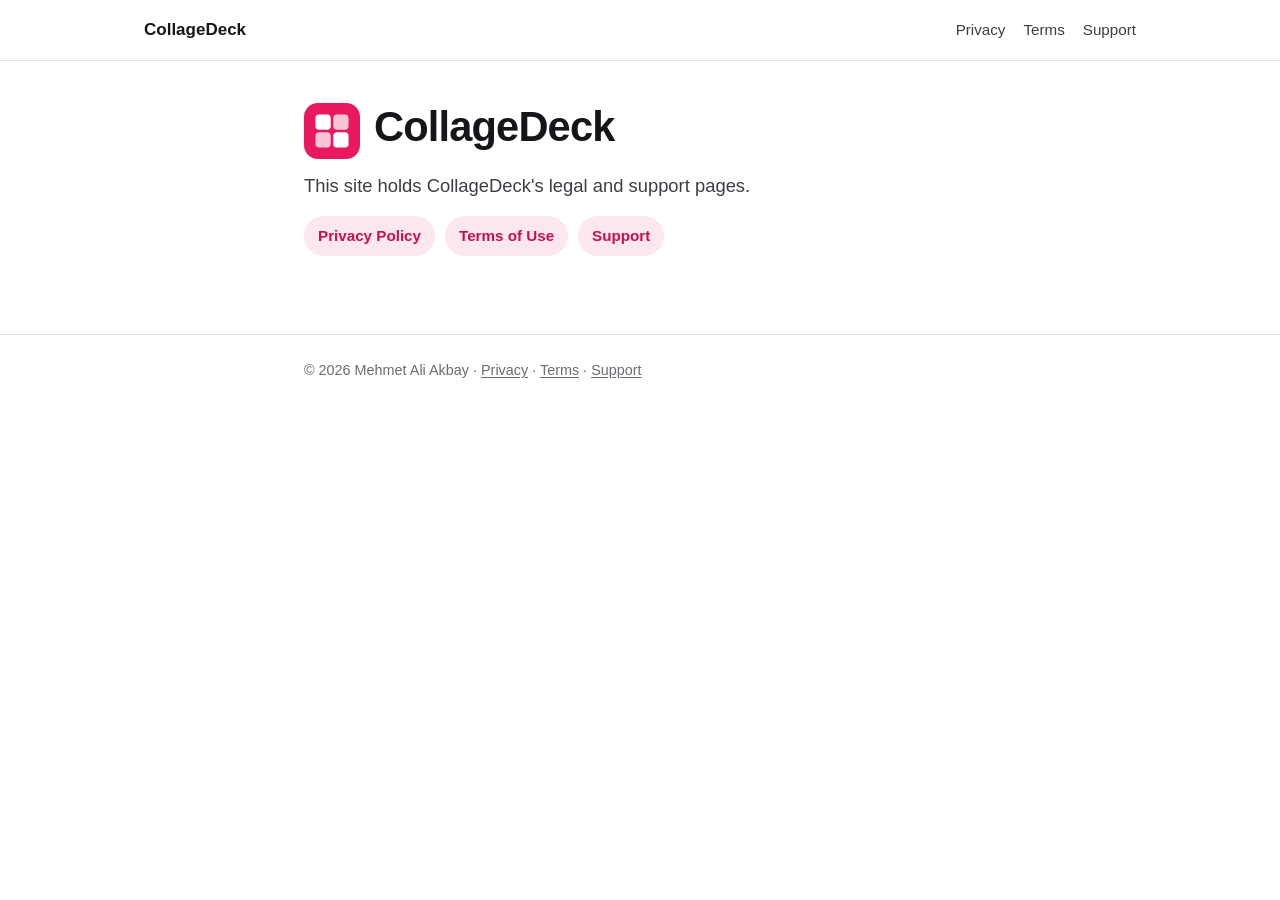
<file: index.html>
<!doctype html>
<html lang="en">
<head>
  <meta charset="utf-8">
  <meta name="viewport" content="width=device-width, initial-scale=1">
  <title>CollageDeck</title>
  <meta name="description" content="CollageDeck's Privacy Policy, Terms of Use and Support.">
  <link rel="stylesheet" href="/assets/site.css">
</head>
<body>
  <header class="site-header">
    <div class="wrap wide">
      <a class="brand" href="/" aria-current="page">CollageDeck</a>
      <nav aria-label="CollageDeck">
        <a href="/privacy/">Privacy</a>
        <a href="/terms/">Terms</a>
        <a href="/support/">Support</a>
      </nav>
    </div>
  </header>
  <main>
    <div class="wrap">
      <div class="app-title">
        <svg width="56" height="56" viewBox="0 0 44 44" aria-hidden="true"><rect width="44" height="44" rx="11" fill="#E8195D"/><rect x="9" y="9" width="12" height="12" rx="3" fill="#fff"/><rect x="23" y="9" width="12" height="12" rx="3" fill="#fff" opacity=".75"/><rect x="9" y="23" width="12" height="12" rx="3" fill="#fff" opacity=".75"/><rect x="23" y="23" width="12" height="12" rx="3" fill="#fff"/></svg>
        <h1>CollageDeck</h1>
      </div>
      <p class="lede">This site holds CollageDeck's legal and support pages.</p>
      <ul class="links">
        <li><a href="/privacy/">Privacy Policy</a></li>
        <li><a href="/terms/">Terms of Use</a></li>
        <li><a href="/support/">Support</a></li>
      </ul>
    </div>
  </main>
  <footer class="site-footer">
    <div class="wrap">
      <p>© 2026 Mehmet Ali Akbay · <a href="/privacy/">Privacy</a> · <a href="/terms/">Terms</a> · <a href="/support/">Support</a></p>
    </div>
  </footer>
</body>
</html>
</file>
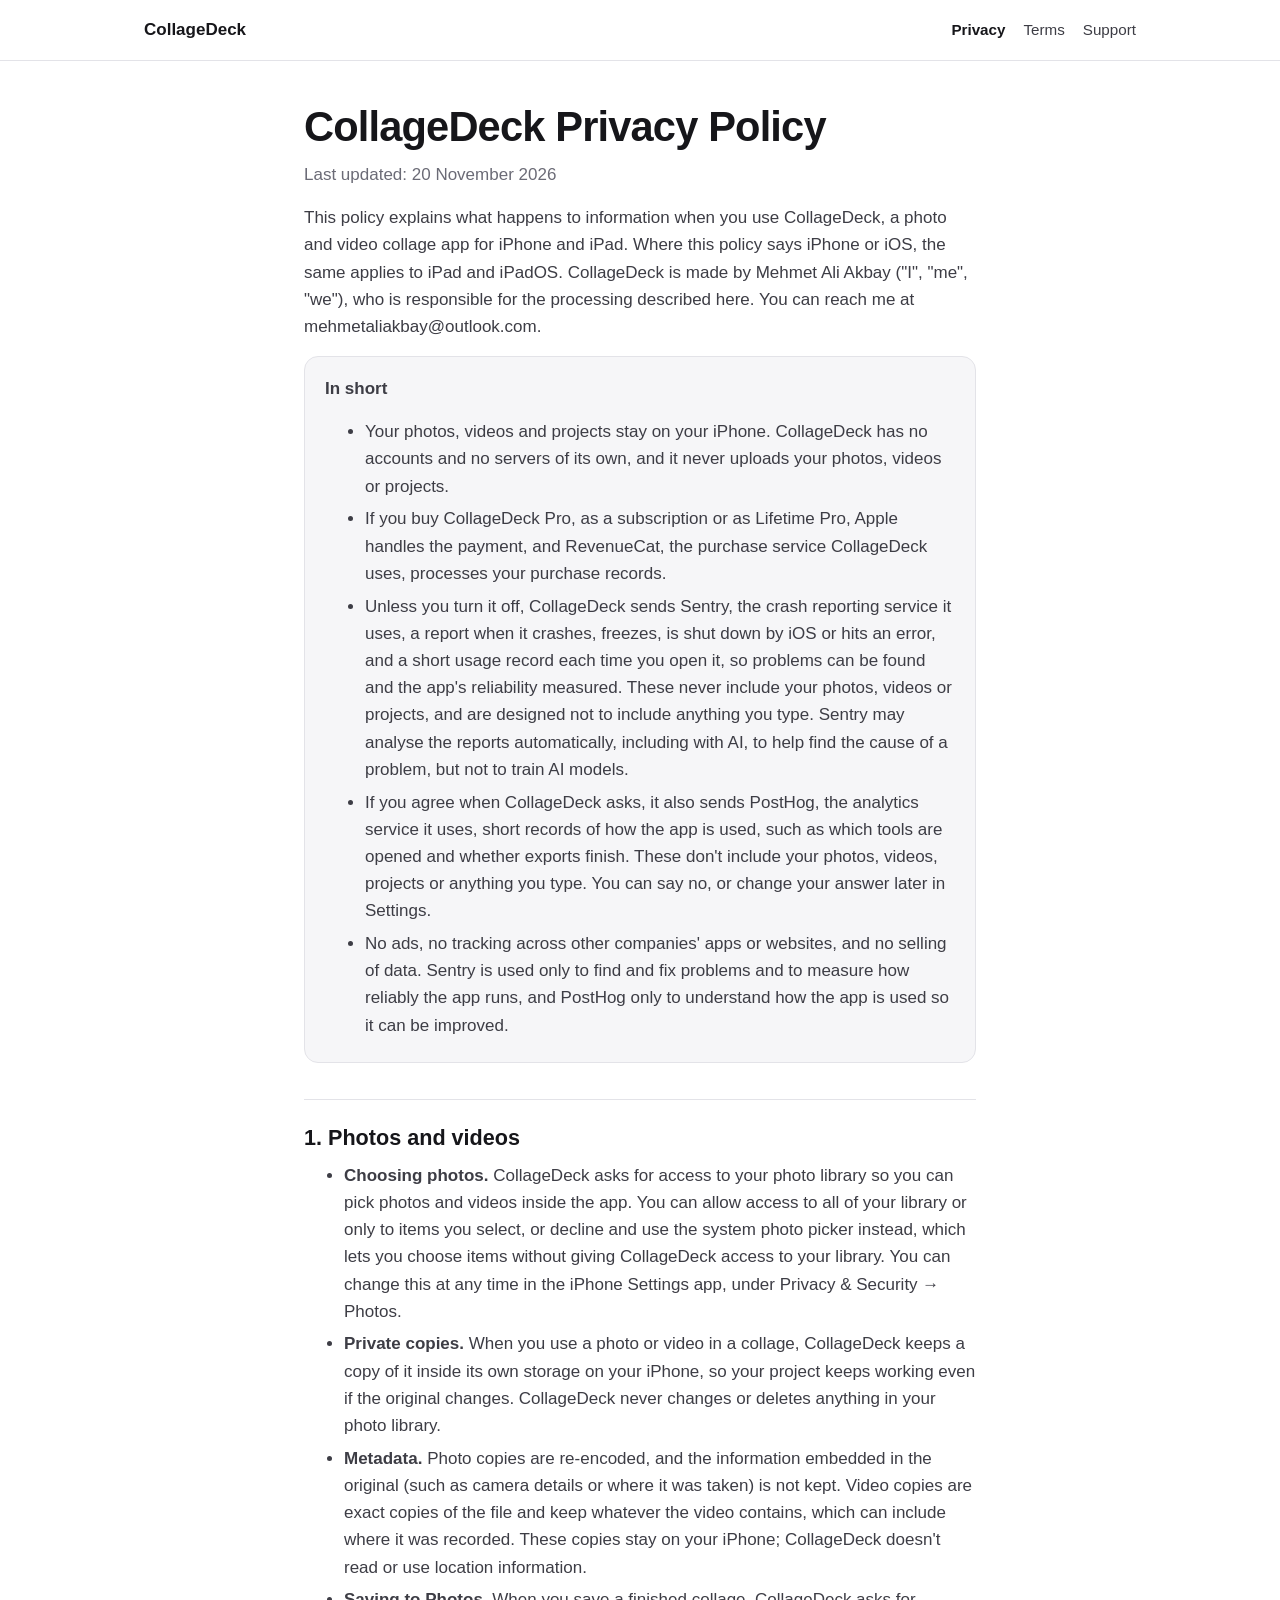
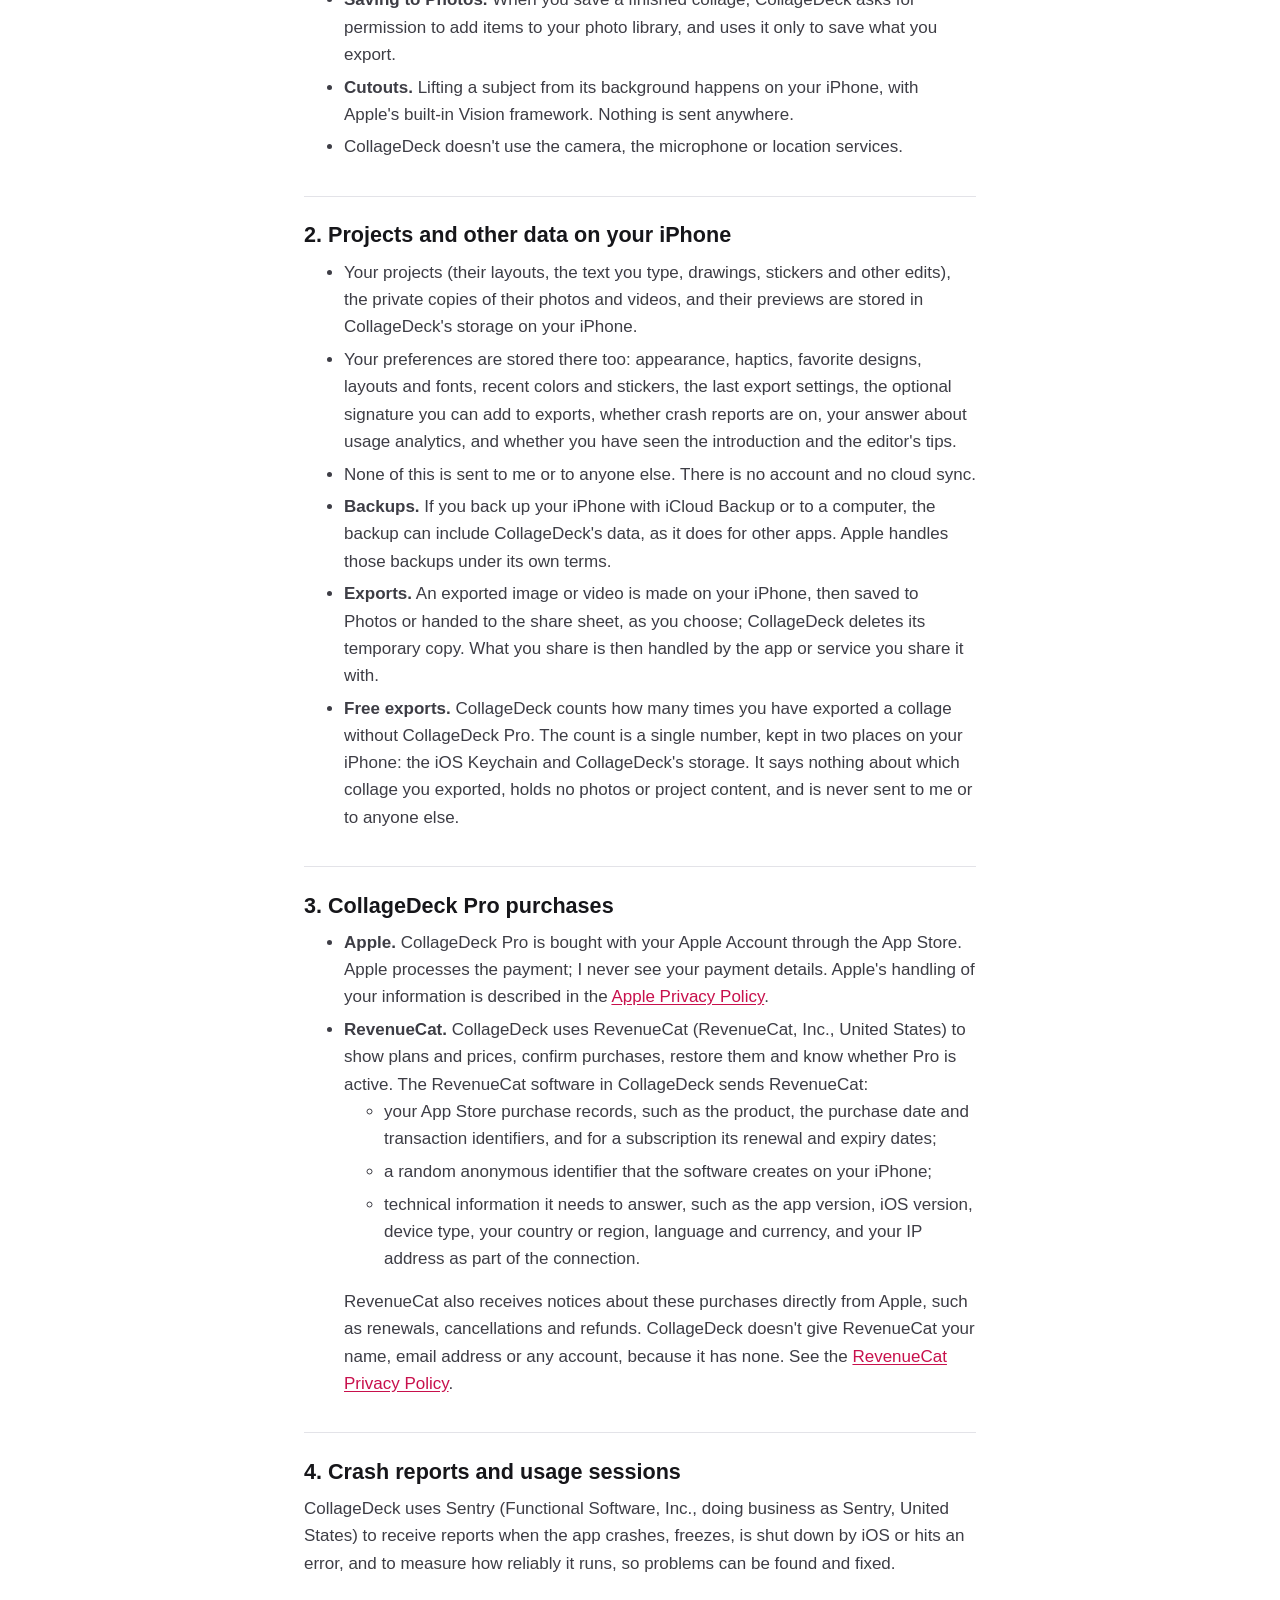
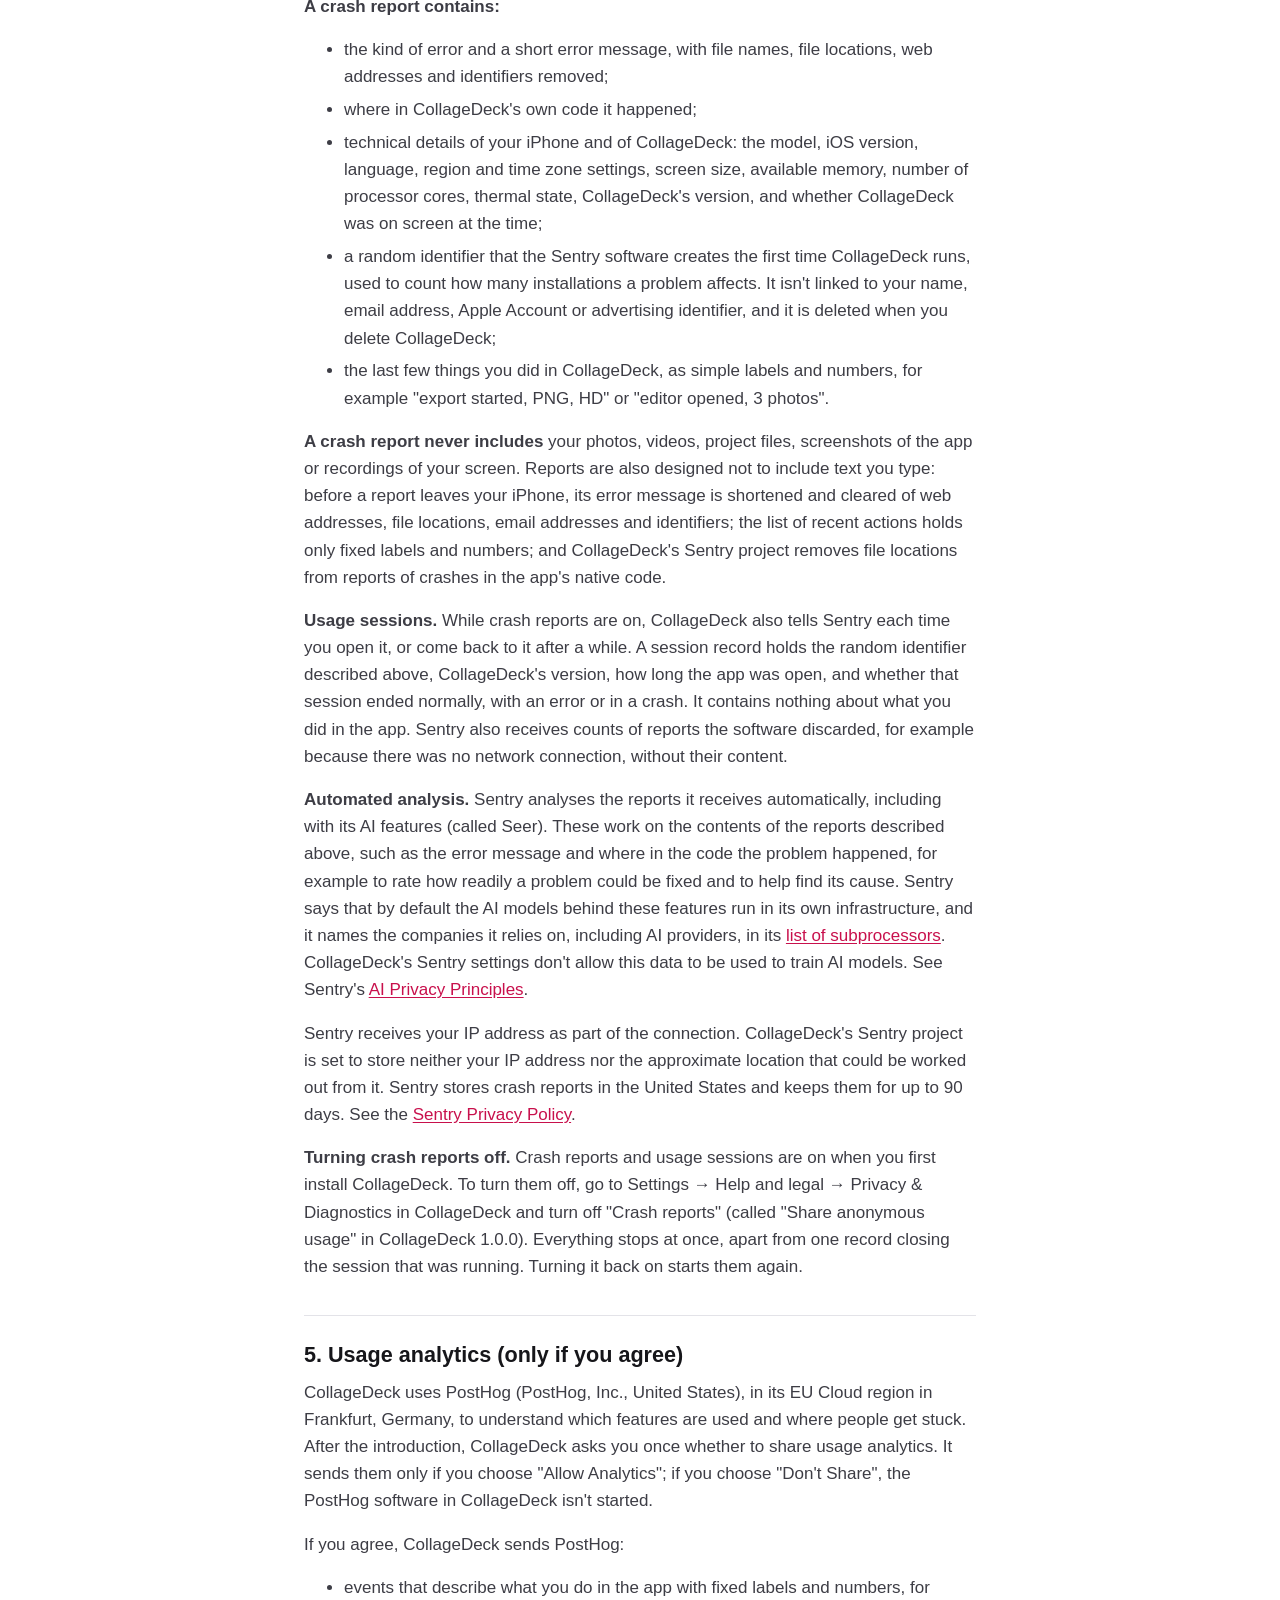
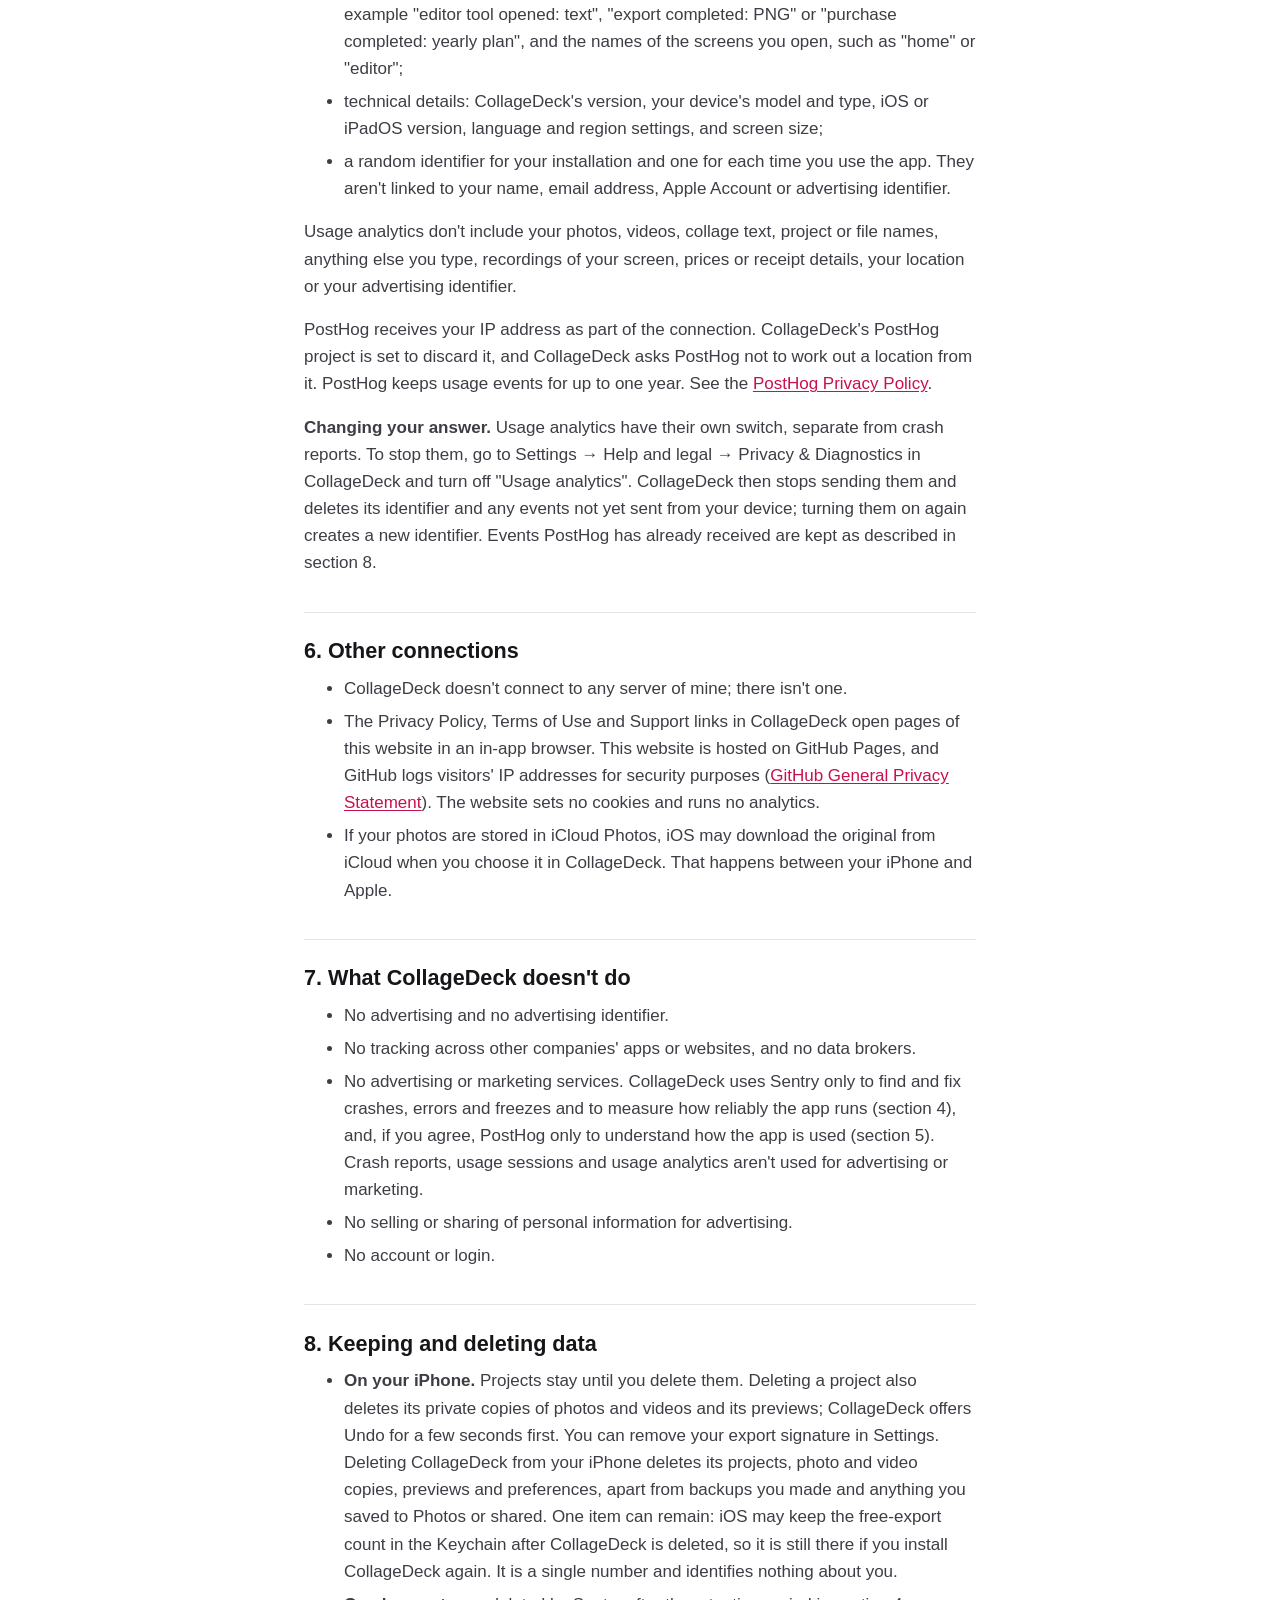
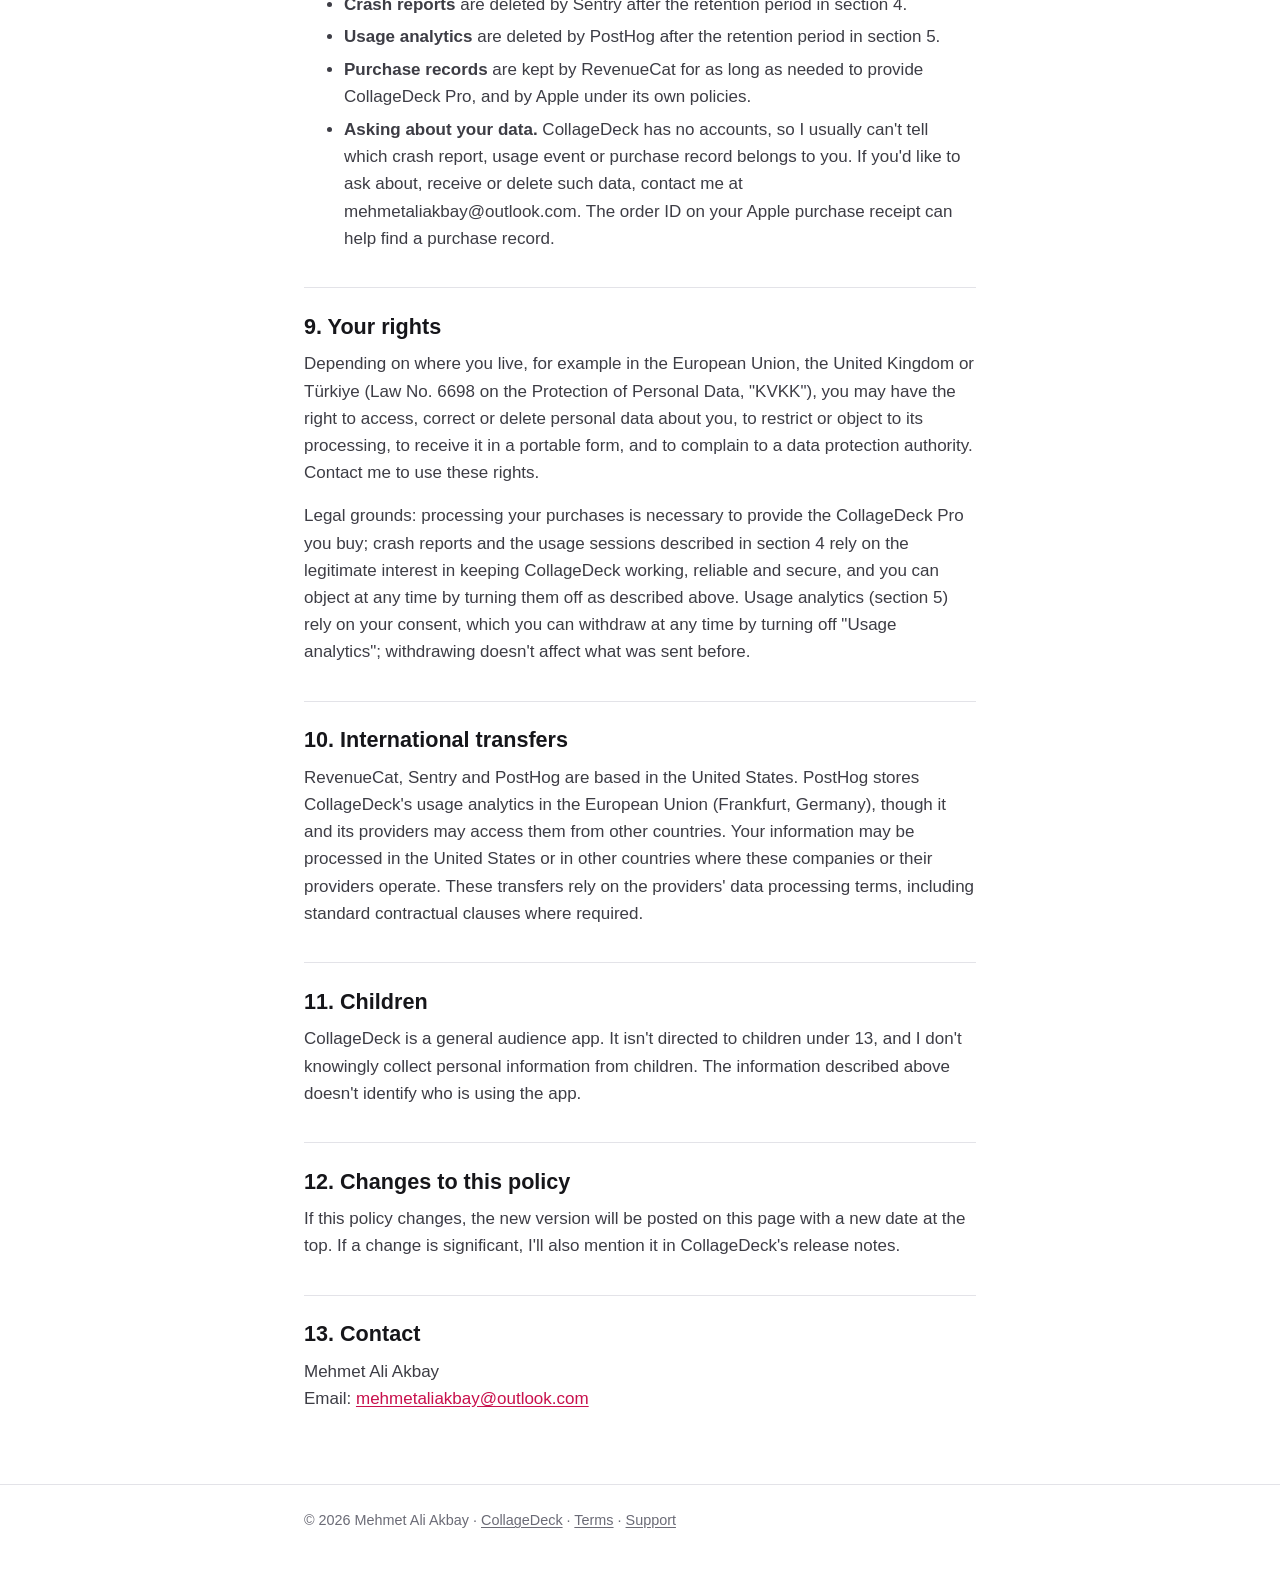
<file: privacy/index.html>
<!doctype html>
<html lang="en">
<head>
  <meta charset="utf-8">
  <meta name="viewport" content="width=device-width, initial-scale=1">
  <title>CollageDeck Privacy Policy</title>
  <meta name="description" content="How CollageDeck handles your photos, projects, purchases, crash reports and usage analytics.">
  <link rel="stylesheet" href="/assets/site.css">
</head>
<body>
  <header class="site-header">
    <div class="wrap wide">
      <a class="brand" href="/">CollageDeck</a>
      <nav aria-label="CollageDeck">
        <a href="/privacy/" aria-current="page">Privacy</a>
        <a href="/terms/">Terms</a>
        <a href="/support/">Support</a>
      </nav>
    </div>
  </header>
  <main class="legal">
    <div class="wrap">
      <h1>CollageDeck Privacy Policy</h1>
      <p class="muted">Last updated: 20 November 2026</p>

      <p>This policy explains what happens to information when you use CollageDeck, a photo and video collage app for iPhone and iPad. Where this policy says iPhone or iOS, the same applies to iPad and iPadOS. CollageDeck is made by Mehmet Ali Akbay ("I", "me", "we"), who is responsible for the processing described here. You can reach me at mehmetaliakbay@outlook.com.</p>

      <div class="summary">
        <p><strong>In short</strong></p>
        <ul>
          <li>Your photos, videos and projects stay on your iPhone. CollageDeck has no accounts and no servers of its own, and it never uploads your photos, videos or projects.</li>
          <li>If you buy CollageDeck Pro, as a subscription or as Lifetime Pro, Apple handles the payment, and RevenueCat, the purchase service CollageDeck uses, processes your purchase records.</li>
          <li>Unless you turn it off, CollageDeck sends Sentry, the crash reporting service it uses, a report when it crashes, freezes, is shut down by iOS or hits an error, and a short usage record each time you open it, so problems can be found and the app's reliability measured. These never include your photos, videos or projects, and are designed not to include anything you type. Sentry may analyse the reports automatically, including with AI, to help find the cause of a problem, but not to train AI models.</li>
          <li>If you agree when CollageDeck asks, it also sends PostHog, the analytics service it uses, short records of how the app is used, such as which tools are opened and whether exports finish. These don't include your photos, videos, projects or anything you type. You can say no, or change your answer later in Settings.</li>
          <li>No ads, no tracking across other companies' apps or websites, and no selling of data. Sentry is used only to find and fix problems and to measure how reliably the app runs, and PostHog only to understand how the app is used so it can be improved.</li>
        </ul>
      </div>

      <h2 id="photos">1. Photos and videos</h2>
      <ul>
        <li><strong>Choosing photos.</strong> CollageDeck asks for access to your photo library so you can pick photos and videos inside the app. You can allow access to all of your library or only to items you select, or decline and use the system photo picker instead, which lets you choose items without giving CollageDeck access to your library. You can change this at any time in the iPhone Settings app, under Privacy &amp; Security → Photos.</li>
        <li><strong>Private copies.</strong> When you use a photo or video in a collage, CollageDeck keeps a copy of it inside its own storage on your iPhone, so your project keeps working even if the original changes. CollageDeck never changes or deletes anything in your photo library.</li>
        <li><strong>Metadata.</strong> Photo copies are re-encoded, and the information embedded in the original (such as camera details or where it was taken) is not kept. Video copies are exact copies of the file and keep whatever the video contains, which can include where it was recorded. These copies stay on your iPhone; CollageDeck doesn't read or use location information.</li>
        <li><strong>Saving to Photos.</strong> When you save a finished collage, CollageDeck asks for permission to add items to your photo library, and uses it only to save what you export.</li>
        <li><strong>Cutouts.</strong> Lifting a subject from its background happens on your iPhone, with Apple's built-in Vision framework. Nothing is sent anywhere.</li>
        <li>CollageDeck doesn't use the camera, the microphone or location services.</li>
      </ul>

      <h2 id="device">2. Projects and other data on your iPhone</h2>
      <ul>
        <li>Your projects (their layouts, the text you type, drawings, stickers and other edits), the private copies of their photos and videos, and their previews are stored in CollageDeck's storage on your iPhone.</li>
        <li>Your preferences are stored there too: appearance, haptics, favorite designs, layouts and fonts, recent colors and stickers, the last export settings, the optional signature you can add to exports, whether crash reports are on, your answer about usage analytics, and whether you have seen the introduction and the editor's tips.</li>
        <li>None of this is sent to me or to anyone else. There is no account and no cloud sync.</li>
        <li><strong>Backups.</strong> If you back up your iPhone with iCloud Backup or to a computer, the backup can include CollageDeck's data, as it does for other apps. Apple handles those backups under its own terms.</li>
        <li><strong>Exports.</strong> An exported image or video is made on your iPhone, then saved to Photos or handed to the share sheet, as you choose; CollageDeck deletes its temporary copy. What you share is then handled by the app or service you share it with.</li>
        <li><strong>Free exports.</strong> CollageDeck counts how many times you have exported a collage without CollageDeck Pro. The count is a single number, kept in two places on your iPhone: the iOS Keychain and CollageDeck's storage. It says nothing about which collage you exported, holds no photos or project content, and is never sent to me or to anyone else.</li>
      </ul>

      <h2 id="subscriptions">3. CollageDeck Pro purchases</h2>
      <ul>
        <li><strong>Apple.</strong> CollageDeck Pro is bought with your Apple Account through the App Store. Apple processes the payment; I never see your payment details. Apple's handling of your information is described in the <a href="https://www.apple.com/legal/privacy/">Apple Privacy Policy</a>.</li>
        <li><strong>RevenueCat.</strong> CollageDeck uses RevenueCat (RevenueCat, Inc., United States) to show plans and prices, confirm purchases, restore them and know whether Pro is active. The RevenueCat software in CollageDeck sends RevenueCat:
          <ul>
            <li>your App Store purchase records, such as the product, the purchase date and transaction identifiers, and for a subscription its renewal and expiry dates;</li>
            <li>a random anonymous identifier that the software creates on your iPhone;</li>
            <li>technical information it needs to answer, such as the app version, iOS version, device type, your country or region, language and currency, and your IP address as part of the connection.</li>
          </ul>
          RevenueCat also receives notices about these purchases directly from Apple, such as renewals, cancellations and refunds. CollageDeck doesn't give RevenueCat your name, email address or any account, because it has none. See the <a href="https://www.revenuecat.com/privacy">RevenueCat Privacy Policy</a>.</li>
      </ul>

      <h2 id="crash-reports">4. Crash reports and usage sessions</h2>
      <p>CollageDeck uses Sentry (Functional Software, Inc., doing business as Sentry, United States) to receive reports when the app crashes, freezes, is shut down by iOS or hits an error, and to measure how reliably it runs, so problems can be found and fixed.</p>
      <p><strong>A crash report contains:</strong></p>
      <ul>
        <li>the kind of error and a short error message, with file names, file locations, web addresses and identifiers removed;</li>
        <li>where in CollageDeck's own code it happened;</li>
        <li>technical details of your iPhone and of CollageDeck: the model, iOS version, language, region and time zone settings, screen size, available memory, number of processor cores, thermal state, CollageDeck's version, and whether CollageDeck was on screen at the time;</li>
        <li>a random identifier that the Sentry software creates the first time CollageDeck runs, used to count how many installations a problem affects. It isn't linked to your name, email address, Apple Account or advertising identifier, and it is deleted when you delete CollageDeck;</li>
        <li>the last few things you did in CollageDeck, as simple labels and numbers, for example "export started, PNG, HD" or "editor opened, 3 photos".</li>
      </ul>
      <p><strong>A crash report never includes</strong> your photos, videos, project files, screenshots of the app or recordings of your screen. Reports are also designed not to include text you type: before a report leaves your iPhone, its error message is shortened and cleared of web addresses, file locations, email addresses and identifiers; the list of recent actions holds only fixed labels and numbers; and CollageDeck's Sentry project removes file locations from reports of crashes in the app's native code.</p>
      <p><strong>Usage sessions.</strong> While crash reports are on, CollageDeck also tells Sentry each time you open it, or come back to it after a while. A session record holds the random identifier described above, CollageDeck's version, how long the app was open, and whether that session ended normally, with an error or in a crash. It contains nothing about what you did in the app. Sentry also receives counts of reports the software discarded, for example because there was no network connection, without their content.</p>
      <p><strong>Automated analysis.</strong> Sentry analyses the reports it receives automatically, including with its AI features (called Seer). These work on the contents of the reports described above, such as the error message and where in the code the problem happened, for example to rate how readily a problem could be fixed and to help find its cause. Sentry says that by default the AI models behind these features run in its own infrastructure, and it names the companies it relies on, including AI providers, in its <a href="https://sentry.io/legal/subprocessors/">list of subprocessors</a>. CollageDeck's Sentry settings don't allow this data to be used to train AI models. See Sentry's <a href="https://docs.sentry.io/product/ai-in-sentry/ai-privacy-and-security/">AI Privacy Principles</a>.</p>
      <p>Sentry receives your IP address as part of the connection. CollageDeck's Sentry project is set to store neither your IP address nor the approximate location that could be worked out from it. Sentry stores crash reports in the United States and keeps them for up to 90 days. See the <a href="https://sentry.io/privacy/">Sentry Privacy Policy</a>.</p>
      <p><strong>Turning crash reports off.</strong> Crash reports and usage sessions are on when you first install CollageDeck. To turn them off, go to Settings → Help and legal → Privacy &amp; Diagnostics in CollageDeck and turn off "Crash reports" (called "Share anonymous usage" in CollageDeck 1.0.0). Everything stops at once, apart from one record closing the session that was running. Turning it back on starts them again.</p>

      <h2 id="analytics">5. Usage analytics (only if you agree)</h2>
      <p>CollageDeck uses PostHog (PostHog, Inc., United States), in its EU Cloud region in Frankfurt, Germany, to understand which features are used and where people get stuck. After the introduction, CollageDeck asks you once whether to share usage analytics. It sends them only if you choose "Allow Analytics"; if you choose "Don't Share", the PostHog software in CollageDeck isn't started.</p>
      <p>If you agree, CollageDeck sends PostHog:</p>
      <ul>
        <li>events that describe what you do in the app with fixed labels and numbers, for example "editor tool opened: text", "export completed: PNG" or "purchase completed: yearly plan", and the names of the screens you open, such as "home" or "editor";</li>
        <li>technical details: CollageDeck's version, your device's model and type, iOS or iPadOS version, language and region settings, and screen size;</li>
        <li>a random identifier for your installation and one for each time you use the app. They aren't linked to your name, email address, Apple Account or advertising identifier.</li>
      </ul>
      <p>Usage analytics don't include your photos, videos, collage text, project or file names, anything else you type, recordings of your screen, prices or receipt details, your location or your advertising identifier.</p>
      <p>PostHog receives your IP address as part of the connection. CollageDeck's PostHog project is set to discard it, and CollageDeck asks PostHog not to work out a location from it. PostHog keeps usage events for up to one year. See the <a href="https://posthog.com/privacy">PostHog Privacy Policy</a>.</p>
      <p><strong>Changing your answer.</strong> Usage analytics have their own switch, separate from crash reports. To stop them, go to Settings → Help and legal → Privacy &amp; Diagnostics in CollageDeck and turn off "Usage analytics". CollageDeck then stops sending them and deletes its identifier and any events not yet sent from your device; turning them on again creates a new identifier. Events PostHog has already received are kept as described in section 8.</p>

      <h2 id="network">6. Other connections</h2>
      <ul>
        <li>CollageDeck doesn't connect to any server of mine; there isn't one.</li>
        <li>The Privacy Policy, Terms of Use and Support links in CollageDeck open pages of this website in an in-app browser. This website is hosted on GitHub Pages, and GitHub logs visitors' IP addresses for security purposes (<a href="https://docs.github.com/en/site-policy/privacy-policies/github-general-privacy-statement">GitHub General Privacy Statement</a>). The website sets no cookies and runs no analytics.</li>
        <li>If your photos are stored in iCloud Photos, iOS may download the original from iCloud when you choose it in CollageDeck. That happens between your iPhone and Apple.</li>
      </ul>

      <h2 id="not">7. What CollageDeck doesn't do</h2>
      <ul>
        <li>No advertising and no advertising identifier.</li>
        <li>No tracking across other companies' apps or websites, and no data brokers.</li>
        <li>No advertising or marketing services. CollageDeck uses Sentry only to find and fix crashes, errors and freezes and to measure how reliably the app runs (section 4), and, if you agree, PostHog only to understand how the app is used (section 5). Crash reports, usage sessions and usage analytics aren't used for advertising or marketing.</li>
        <li>No selling or sharing of personal information for advertising.</li>
        <li>No account or login.</li>
      </ul>

      <h2 id="retention">8. Keeping and deleting data</h2>
      <ul>
        <li><strong>On your iPhone.</strong> Projects stay until you delete them. Deleting a project also deletes its private copies of photos and videos and its previews; CollageDeck offers Undo for a few seconds first. You can remove your export signature in Settings. Deleting CollageDeck from your iPhone deletes its projects, photo and video copies, previews and preferences, apart from backups you made and anything you saved to Photos or shared. One item can remain: iOS may keep the free-export count in the Keychain after CollageDeck is deleted, so it is still there if you install CollageDeck again. It is a single number and identifies nothing about you.</li>
        <li><strong>Crash reports</strong> are deleted by Sentry after the retention period in section 4.</li>
        <li><strong>Usage analytics</strong> are deleted by PostHog after the retention period in section 5.</li>
        <li><strong>Purchase records</strong> are kept by RevenueCat for as long as needed to provide CollageDeck Pro, and by Apple under its own policies.</li>
        <li><strong>Asking about your data.</strong> CollageDeck has no accounts, so I usually can't tell which crash report, usage event or purchase record belongs to you. If you'd like to ask about, receive or delete such data, contact me at mehmetaliakbay@outlook.com. The order ID on your Apple purchase receipt can help find a purchase record.</li>
      </ul>

      <h2 id="rights">9. Your rights</h2>
      <p>Depending on where you live, for example in the European Union, the United Kingdom or Türkiye (Law No. 6698 on the Protection of Personal Data, "KVKK"), you may have the right to access, correct or delete personal data about you, to restrict or object to its processing, to receive it in a portable form, and to complain to a data protection authority. Contact me to use these rights.</p>
      <p>Legal grounds: processing your purchases is necessary to provide the CollageDeck Pro you buy; crash reports and the usage sessions described in section 4 rely on the legitimate interest in keeping CollageDeck working, reliable and secure, and you can object at any time by turning them off as described above. Usage analytics (section 5) rely on your consent, which you can withdraw at any time by turning off "Usage analytics"; withdrawing doesn't affect what was sent before.</p>

      <h2 id="transfers">10. International transfers</h2>
      <p>RevenueCat, Sentry and PostHog are based in the United States. PostHog stores CollageDeck's usage analytics in the European Union (Frankfurt, Germany), though it and its providers may access them from other countries. Your information may be processed in the United States or in other countries where these companies or their providers operate. These transfers rely on the providers' data processing terms, including standard contractual clauses where required.</p>

      <h2 id="children">11. Children</h2>
      <p>CollageDeck is a general audience app. It isn't directed to children under 13, and I don't knowingly collect personal information from children. The information described above doesn't identify who is using the app.</p>

      <h2 id="changes">12. Changes to this policy</h2>
      <p>If this policy changes, the new version will be posted on this page with a new date at the top. If a change is significant, I'll also mention it in CollageDeck's release notes.</p>

      <h2 id="contact">13. Contact</h2>
      <p>Mehmet Ali Akbay<br>
      Email: <a href="mailto:mehmetaliakbay@outlook.com">mehmetaliakbay@outlook.com</a></p>
    </div>
  </main>
  <footer class="site-footer">
    <div class="wrap">
      <p>© 2026 Mehmet Ali Akbay · <a href="/">CollageDeck</a> · <a href="/terms/">Terms</a> · <a href="/support/">Support</a></p>
    </div>
  </footer>
</body>
</html>
</file>
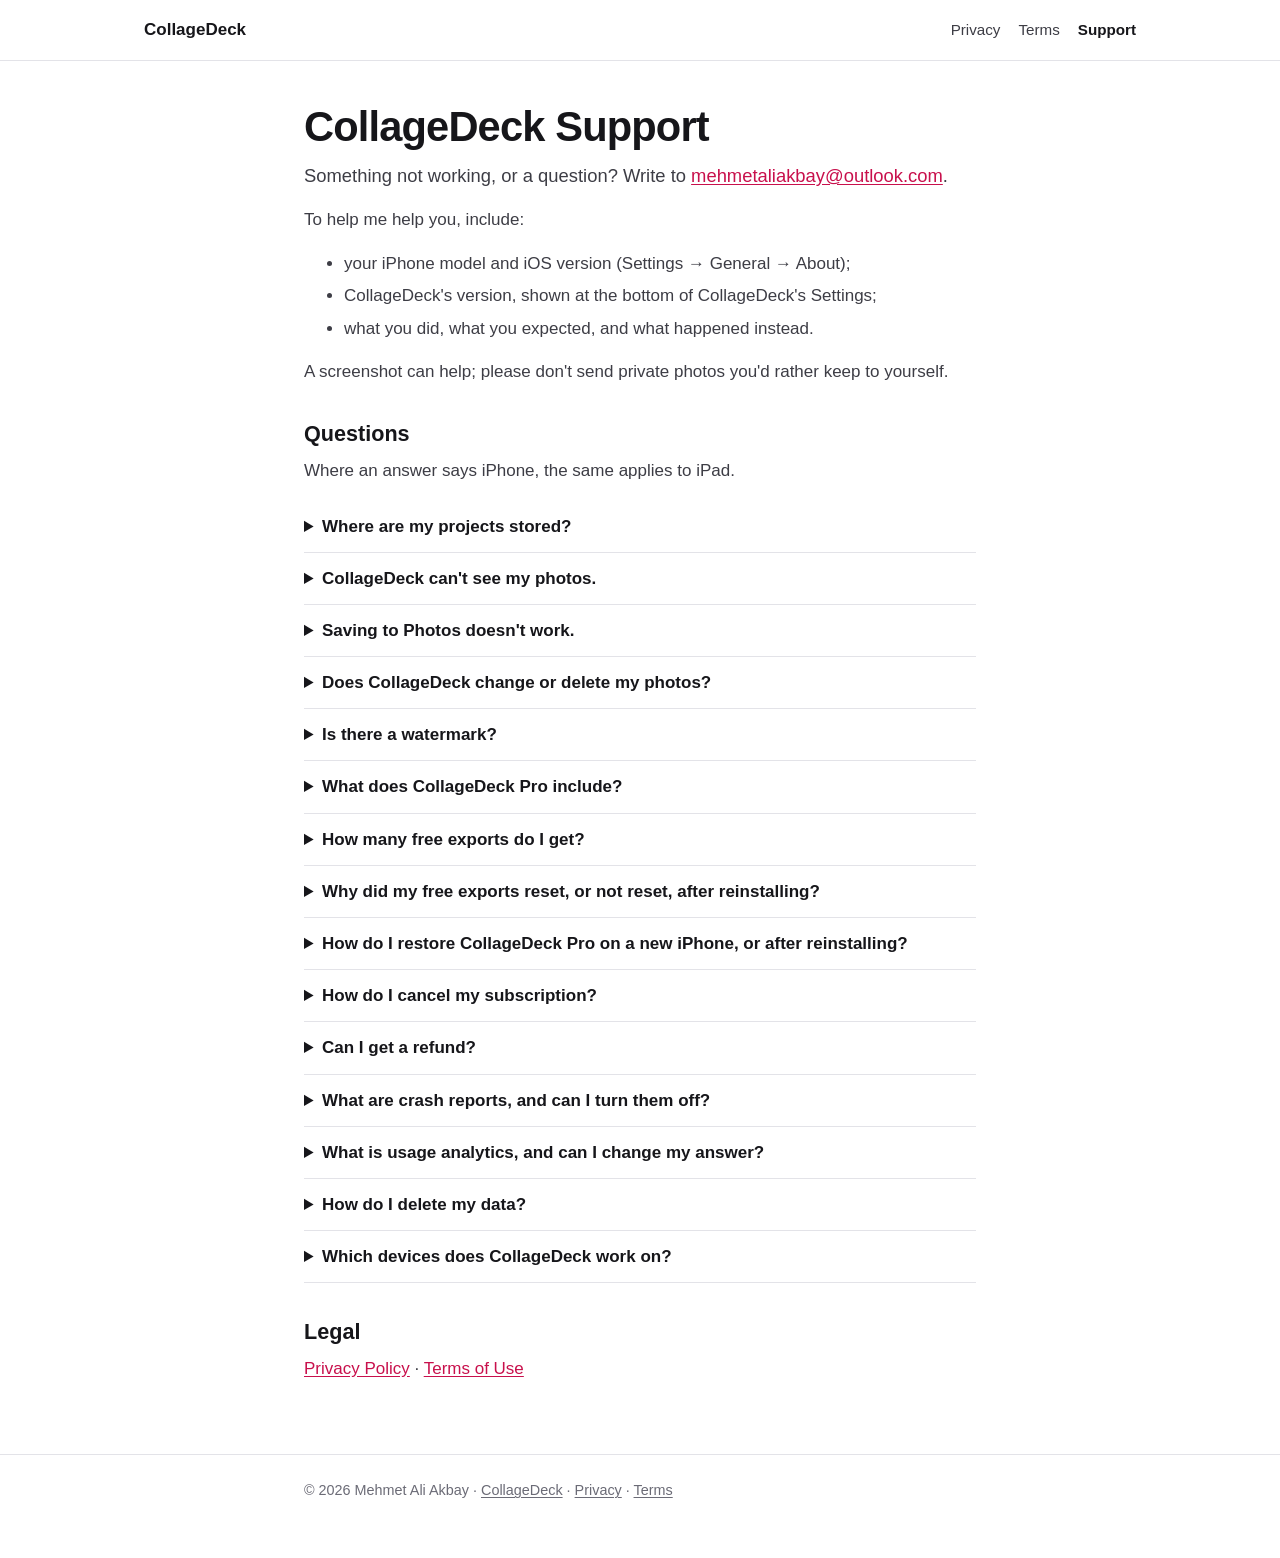
<file: support/index.html>
<!doctype html>
<html lang="en">
<head>
  <meta charset="utf-8">
  <meta name="viewport" content="width=device-width, initial-scale=1">
  <title>CollageDeck Support</title>
  <meta name="description" content="Help with CollageDeck: photos access, saving, CollageDeck Pro, restoring and cancelling, and how to get in touch.">
  <link rel="stylesheet" href="/assets/site.css">
</head>
<body>
  <header class="site-header">
    <div class="wrap wide">
      <a class="brand" href="/">CollageDeck</a>
      <nav aria-label="CollageDeck">
        <a href="/privacy/">Privacy</a>
        <a href="/terms/">Terms</a>
        <a href="/support/" aria-current="page">Support</a>
      </nav>
    </div>
  </header>
  <main>
    <div class="wrap">
      <h1>CollageDeck Support</h1>
      <p class="lede">Something not working, or a question? Write to <a href="mailto:mehmetaliakbay@outlook.com">mehmetaliakbay@outlook.com</a>.</p>
      <p>To help me help you, include:</p>
      <ul>
        <li>your iPhone model and iOS version (Settings → General → About);</li>
        <li>CollageDeck's version, shown at the bottom of CollageDeck's Settings;</li>
        <li>what you did, what you expected, and what happened instead.</li>
      </ul>
      <p>A screenshot can help; please don't send private photos you'd rather keep to yourself.</p>

      <h2>Questions</h2>
      <p>Where an answer says iPhone, the same applies to iPad.</p>

      <details>
        <summary>Where are my projects stored?</summary>
        <p>Only on your iPhone, inside CollageDeck's storage. There is no account and no cloud sync, so deleting CollageDeck deletes your projects. An iCloud or computer backup of your iPhone can include them. Save or share the collages you want to keep.</p>
      </details>
      <details>
        <summary>CollageDeck can't see my photos.</summary>
        <p>Open the iPhone Settings app → Privacy &amp; Security → Photos → CollageDeck, and choose Full Access, or Limited Access and the photos you want to use. You can also tap "Use the system picker" in CollageDeck to choose photos without giving access to your library.</p>
      </details>
      <details>
        <summary>Saving to Photos doesn't work.</summary>
        <p>CollageDeck needs permission to add photos: Settings → Privacy &amp; Security → Photos → CollageDeck. Also check that your iPhone has free storage. You can always use Share to send the collage elsewhere.</p>
      </details>
      <details>
        <summary>Does CollageDeck change or delete my photos?</summary>
        <p>No. CollageDeck keeps its own private copy of the photos and videos you use, and deleting a project deletes only that copy.</p>
      </details>
      <details>
        <summary>Is there a watermark?</summary>
        <p>No, never, on free or Pro exports.</p>
      </details>
      <details>
        <summary>What does CollageDeck Pro include?</summary>
        <p>Unlimited exports of every collage you make, from a layout or a ready-made design. Everything else is already free: every design, layout, pattern, Cutout and export size, with no watermark. Pro is available as a weekly or yearly subscription, or as Lifetime Pro, a one-time purchase; prices are shown in the app.</p>
      </details>
      <details>
        <summary>How many free exports do I get?</summary>
        <p>3 on each iPhone, of any collage, whether it was made from a layout or a ready-made design, and whether you export it as a photo, a video, a profile grid or a carousel. An export counts once it gets through: when it is saved to Photos, or when the share sheet reports that it was shared. A cancelled or failed export, or a share sheet closed without sharing, doesn't count; saving and then sharing the same export counts once, and a grid or carousel counts once, when its first image gets through. After the third, exporting needs CollageDeck Pro.</p>
      </details>
      <details>
        <summary>Why did my free exports reset, or not reset, after reinstalling?</summary>
        <p>The count lives only on your iPhone, in two places: CollageDeck's storage, which goes when you delete the app, and the iOS Keychain, which iOS usually keeps after an app is deleted. So reinstalling on the same iPhone normally keeps the count, though Apple doesn't guarantee it. Restoring a backup onto the same iPhone brings back that backup's count; a new iPhone starts at 3 unless it was set up from a backup of the old one. With Pro the count doesn't matter.</p>
      </details>
      <details>
        <summary>How do I restore CollageDeck Pro on a new iPhone, or after reinstalling?</summary>
        <p>Sign in with the same Apple Account, then tap Restore purchases in CollageDeck's Settings or on the CollageDeck Pro screen. This works for an active subscription and for Lifetime Pro. Pro belongs to the Apple Account that bought it: it can be restored on any iPhone signed in to that Apple Account, but it can't be moved to another Apple Account, store account or platform. Pro isn't shared through Family Sharing.</p>
      </details>
      <details>
        <summary>How do I cancel my subscription?</summary>
        <p>Open the iPhone Settings app → your name → Subscriptions → CollageDeck → Cancel Subscription, at least 24 hours before it renews. If you have Pro, CollageDeck's Settings also has Manage subscription. Pro stays active until the end of the period you paid for. Deleting the app doesn't cancel the subscription. Lifetime Pro is paid once, so there's nothing to cancel; if you buy it while you have a subscription, cancel the subscription so it doesn't renew.</p>
      </details>
      <details>
        <summary>Can I get a refund?</summary>
        <p>Subscriptions and Lifetime Pro are bought through the App Store, so Apple handles refunds under its policies. Request one at <a href="https://reportaproblem.apple.com/">reportaproblem.apple.com</a>.</p>
      </details>
      <details>
        <summary>What are crash reports, and can I turn them off?</summary>
        <p>When CollageDeck crashes, freezes, is shut down by iOS or hits an error, it sends a short technical report so the problem can be fixed, and it records when the app is opened so its reliability can be measured. These never include your photos, videos or projects, and are designed not to include text you type. To turn them off, open CollageDeck's Settings → Help and legal → Privacy &amp; Diagnostics and turn off "Crash reports" (called "Share anonymous usage" in CollageDeck 1.0.0). The <a href="/privacy/#crash-reports">Privacy Policy</a> has the details.</p>
      </details>
      <details>
        <summary>What is usage analytics, and can I change my answer?</summary>
        <p>After the introduction, CollageDeck asks once whether to share basic app usage, such as which tools are used and whether exports finish. It's up to you: CollageDeck works the same either way. Usage analytics don't include your photos, videos, collage text or anything else you type. To change your answer, open CollageDeck's Settings → Help and legal → Privacy &amp; Diagnostics and turn Usage analytics on or off. The <a href="/privacy/#analytics">Privacy Policy</a> has the details.</p>
      </details>
      <details>
        <summary>How do I delete my data?</summary>
        <p>Delete projects in CollageDeck, or delete CollageDeck from your iPhone to remove its projects, copies and preferences. iOS may keep one number, the free-export count, in the Keychain; see the <a href="/privacy/#device">Privacy Policy</a>. For crash reports or purchase records, see <a href="/privacy/#retention">Keeping and deleting data</a>.</p>
      </details>
      <details>
        <summary>Which devices does CollageDeck work on?</summary>
        <p>iPhones with iOS 16.4 or later, and iPads with iPadOS 16.4 or later.</p>
      </details>

      <h2>Legal</h2>
      <p><a href="/privacy/">Privacy Policy</a> · <a href="/terms/">Terms of Use</a></p>
    </div>
  </main>
  <footer class="site-footer">
    <div class="wrap">
      <p>© 2026 Mehmet Ali Akbay · <a href="/">CollageDeck</a> · <a href="/privacy/">Privacy</a> · <a href="/terms/">Terms</a></p>
    </div>
  </footer>
</body>
</html>
</file>
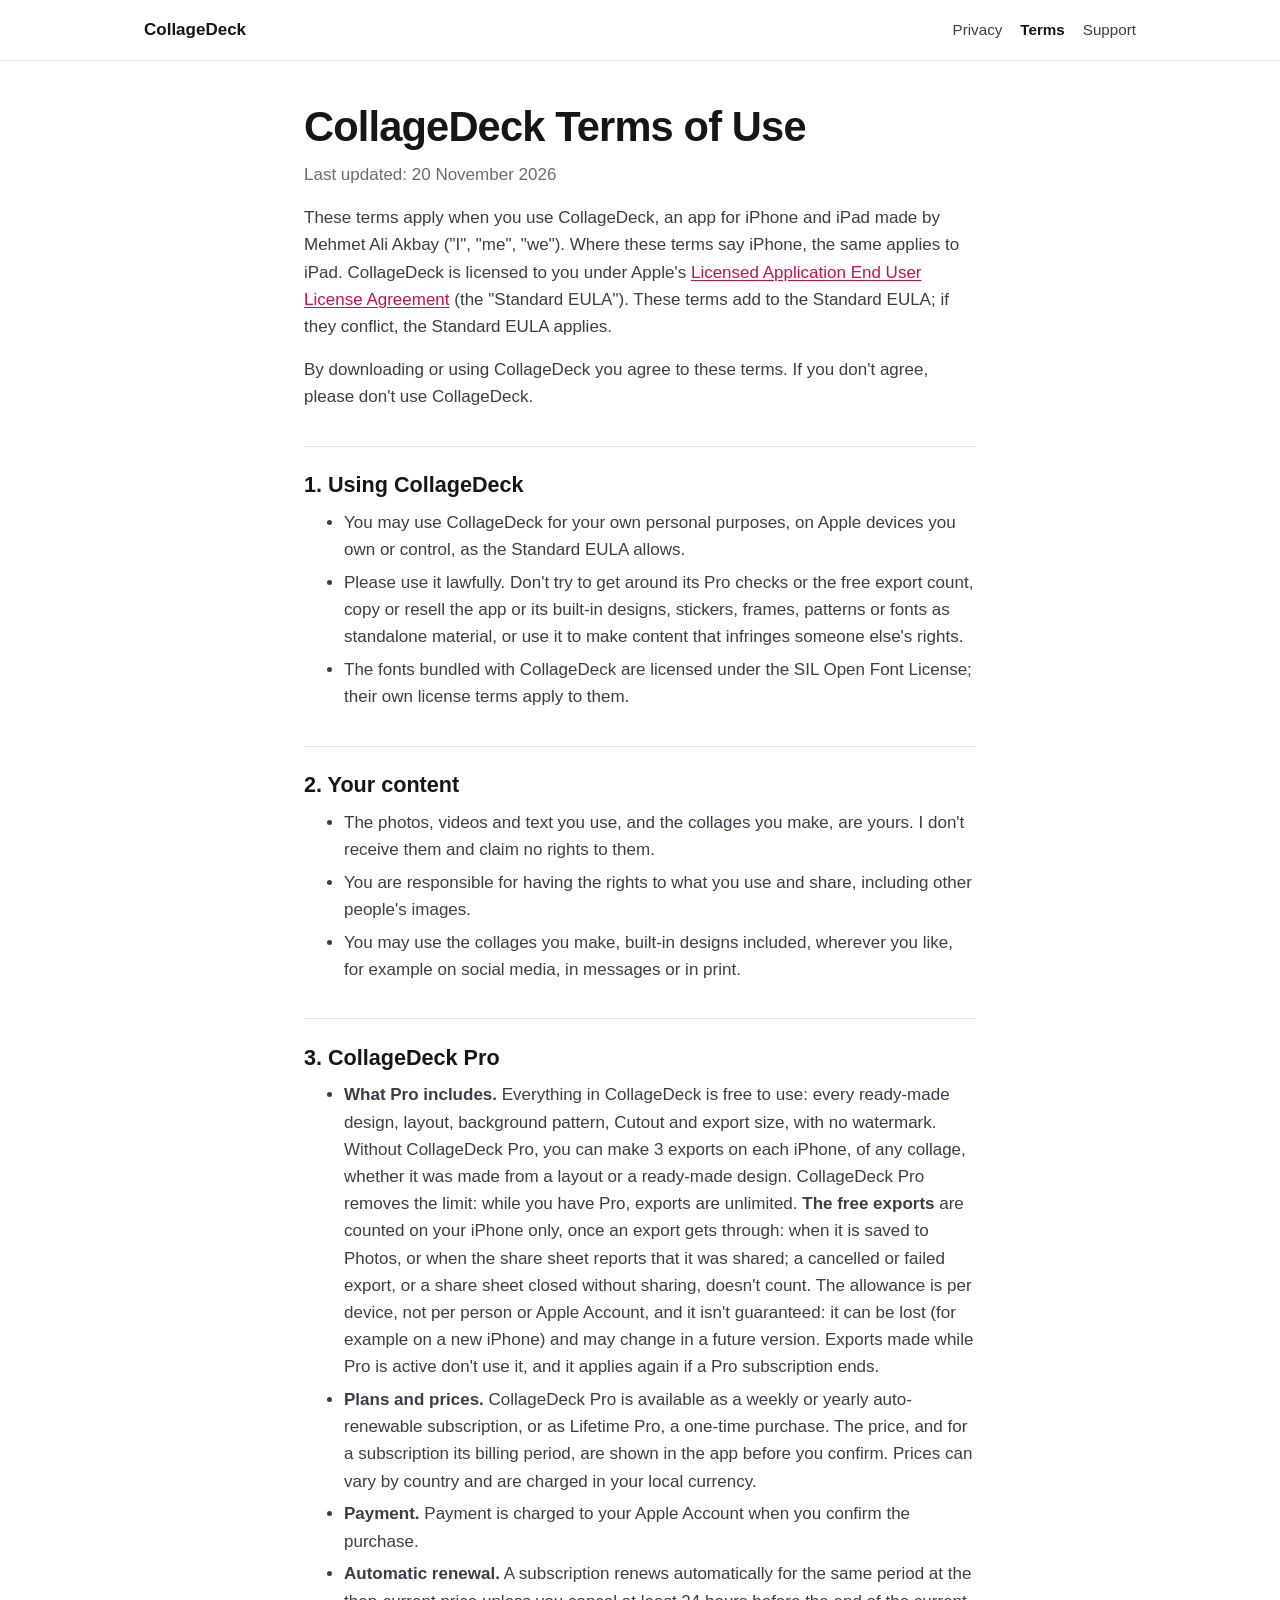
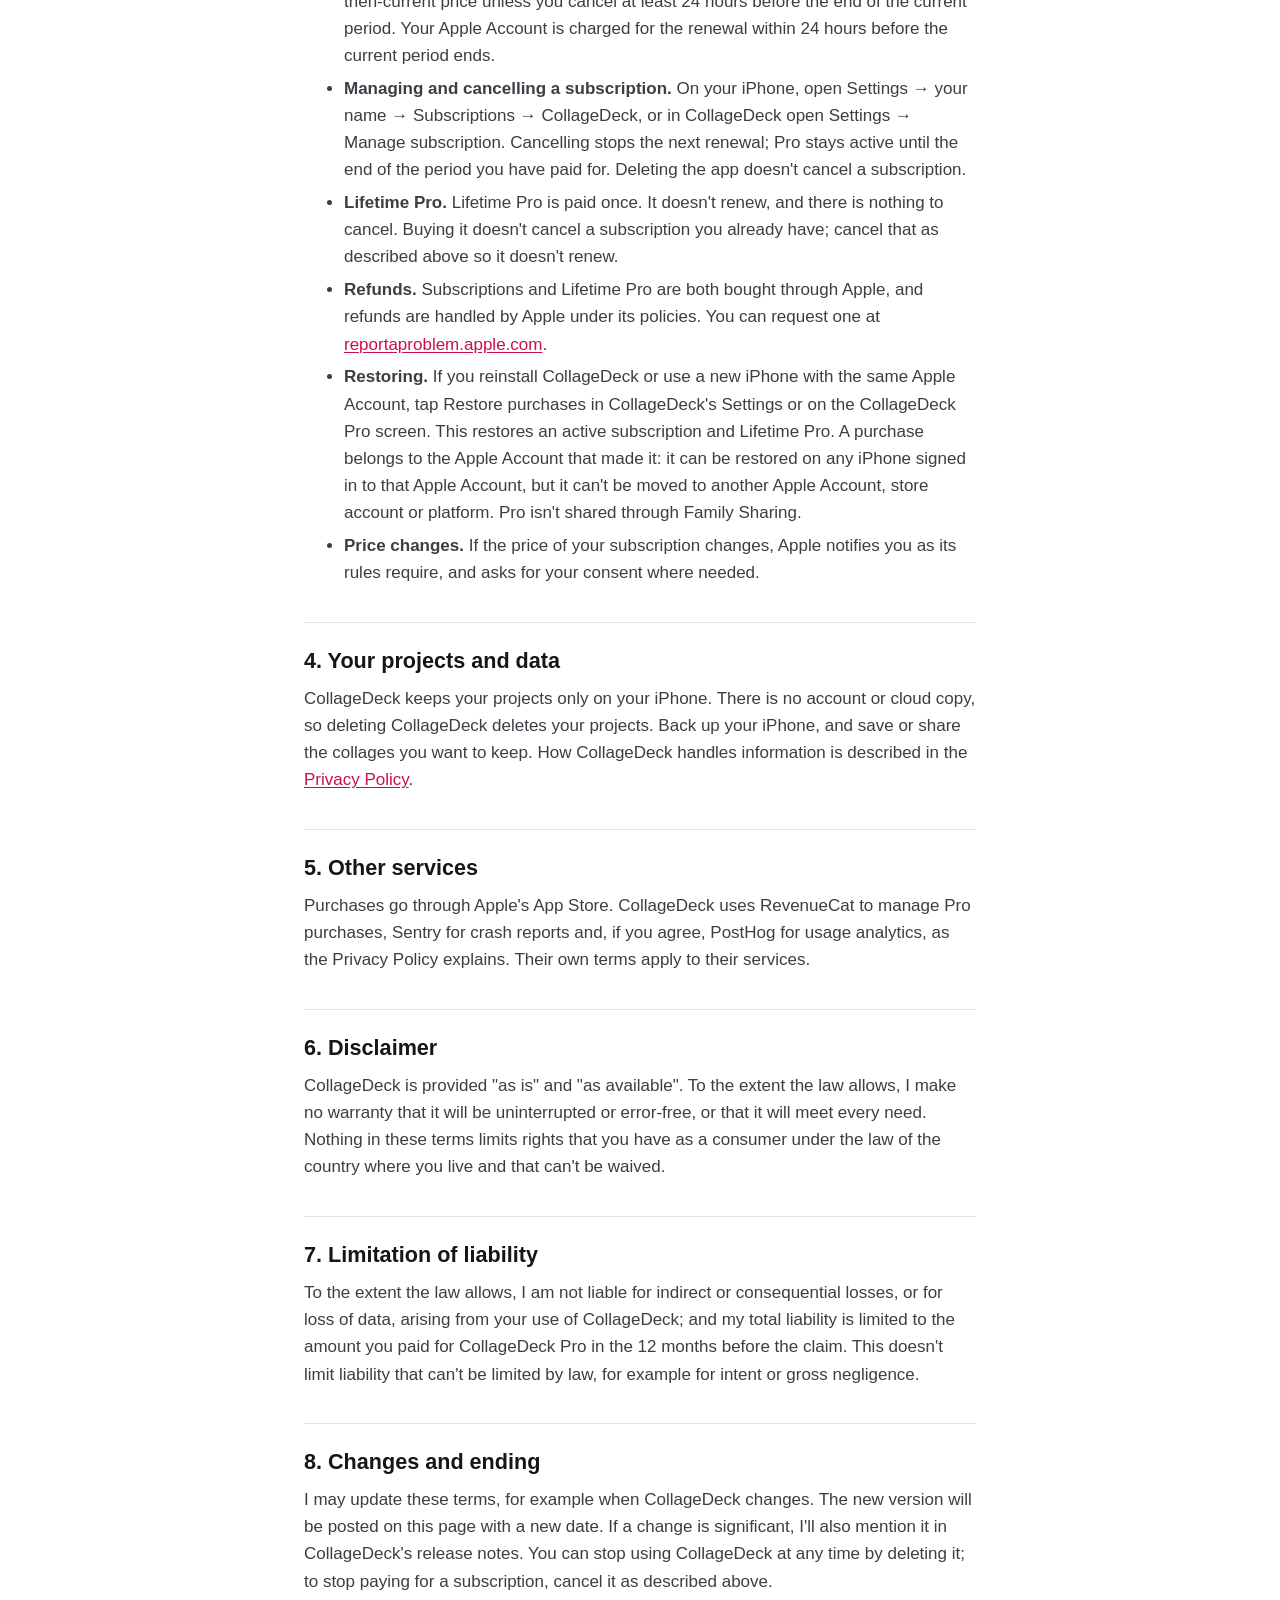
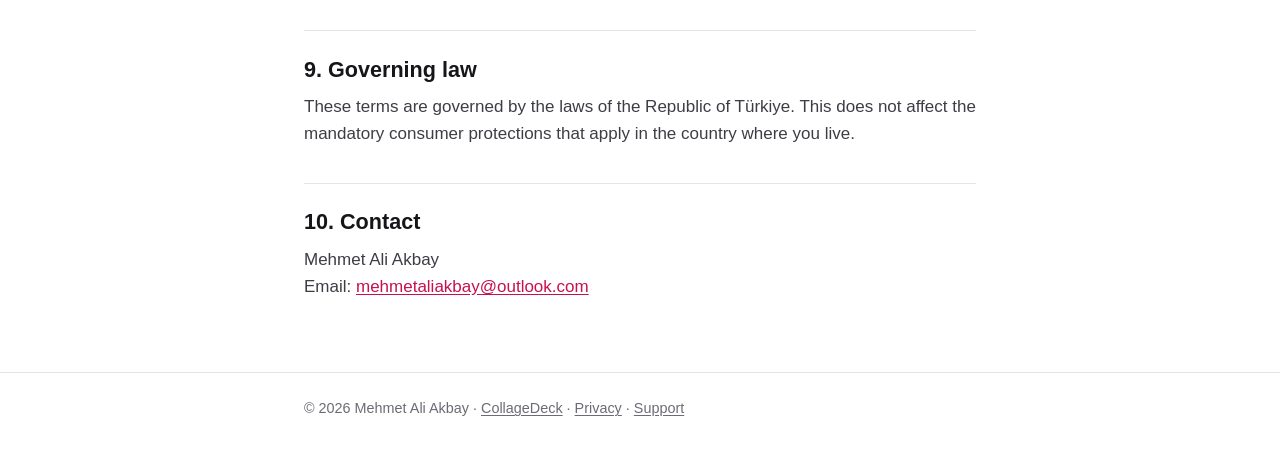
<file: terms/index.html>
<!doctype html>
<html lang="en">
<head>
  <meta charset="utf-8">
  <meta name="viewport" content="width=device-width, initial-scale=1">
  <title>CollageDeck Terms of Use</title>
  <meta name="description" content="The terms for using CollageDeck and buying CollageDeck Pro.">
  <link rel="stylesheet" href="/assets/site.css">
</head>
<body>
  <header class="site-header">
    <div class="wrap wide">
      <a class="brand" href="/">CollageDeck</a>
      <nav aria-label="CollageDeck">
        <a href="/privacy/">Privacy</a>
        <a href="/terms/" aria-current="page">Terms</a>
        <a href="/support/">Support</a>
      </nav>
    </div>
  </header>
  <main class="legal">
    <div class="wrap">
      <h1>CollageDeck Terms of Use</h1>
      <p class="muted">Last updated: 20 November 2026</p>

      <p>These terms apply when you use CollageDeck, an app for iPhone and iPad made by Mehmet Ali Akbay ("I", "me", "we"). Where these terms say iPhone, the same applies to iPad. CollageDeck is licensed to you under Apple's <a href="https://www.apple.com/legal/internet-services/itunes/dev/stdeula/">Licensed Application End User License Agreement</a> (the "Standard EULA"). These terms add to the Standard EULA; if they conflict, the Standard EULA applies.</p>
      <p>By downloading or using CollageDeck you agree to these terms. If you don't agree, please don't use CollageDeck.</p>

      <h2 id="use">1. Using CollageDeck</h2>
      <ul>
        <li>You may use CollageDeck for your own personal purposes, on Apple devices you own or control, as the Standard EULA allows.</li>
        <li>Please use it lawfully. Don't try to get around its Pro checks or the free export count, copy or resell the app or its built-in designs, stickers, frames, patterns or fonts as standalone material, or use it to make content that infringes someone else's rights.</li>
        <li>The fonts bundled with CollageDeck are licensed under the SIL Open Font License; their own license terms apply to them.</li>
      </ul>

      <h2 id="content">2. Your content</h2>
      <ul>
        <li>The photos, videos and text you use, and the collages you make, are yours. I don't receive them and claim no rights to them.</li>
        <li>You are responsible for having the rights to what you use and share, including other people's images.</li>
        <li>You may use the collages you make, built-in designs included, wherever you like, for example on social media, in messages or in print.</li>
      </ul>

      <h2 id="subscriptions">3. CollageDeck Pro</h2>
      <ul>
        <li><strong>What Pro includes.</strong> Everything in CollageDeck is free to use: every ready-made design, layout, background pattern, Cutout and export size, with no watermark. Without CollageDeck Pro, you can make 3 exports on each iPhone, of any collage, whether it was made from a layout or a ready-made design. CollageDeck Pro removes the limit: while you have Pro, exports are unlimited. <strong>The free exports</strong> are counted on your iPhone only, once an export gets through: when it is saved to Photos, or when the share sheet reports that it was shared; a cancelled or failed export, or a share sheet closed without sharing, doesn't count. The allowance is per device, not per person or Apple Account, and it isn't guaranteed: it can be lost (for example on a new iPhone) and may change in a future version. Exports made while Pro is active don't use it, and it applies again if a Pro subscription ends.</li>
        <li><strong>Plans and prices.</strong> CollageDeck Pro is available as a weekly or yearly auto-renewable subscription, or as Lifetime Pro, a one-time purchase. The price, and for a subscription its billing period, are shown in the app before you confirm. Prices can vary by country and are charged in your local currency.</li>
        <li><strong>Payment.</strong> Payment is charged to your Apple Account when you confirm the purchase.</li>
        <li><strong>Automatic renewal.</strong> A subscription renews automatically for the same period at the then-current price unless you cancel at least 24 hours before the end of the current period. Your Apple Account is charged for the renewal within 24 hours before the current period ends.</li>
        <li><strong>Managing and cancelling a subscription.</strong> On your iPhone, open Settings → your name → Subscriptions → CollageDeck, or in CollageDeck open Settings → Manage subscription. Cancelling stops the next renewal; Pro stays active until the end of the period you have paid for. Deleting the app doesn't cancel a subscription.</li>
        <li><strong>Lifetime Pro.</strong> Lifetime Pro is paid once. It doesn't renew, and there is nothing to cancel. Buying it doesn't cancel a subscription you already have; cancel that as described above so it doesn't renew.</li>
        <li><strong>Refunds.</strong> Subscriptions and Lifetime Pro are both bought through Apple, and refunds are handled by Apple under its policies. You can request one at <a href="https://reportaproblem.apple.com/">reportaproblem.apple.com</a>.</li>
        <li><strong>Restoring.</strong> If you reinstall CollageDeck or use a new iPhone with the same Apple Account, tap Restore purchases in CollageDeck's Settings or on the CollageDeck Pro screen. This restores an active subscription and Lifetime Pro. A purchase belongs to the Apple Account that made it: it can be restored on any iPhone signed in to that Apple Account, but it can't be moved to another Apple Account, store account or platform. Pro isn't shared through Family Sharing.</li>
        <li><strong>Price changes.</strong> If the price of your subscription changes, Apple notifies you as its rules require, and asks for your consent where needed.</li>
      </ul>

      <h2 id="data">4. Your projects and data</h2>
      <p>CollageDeck keeps your projects only on your iPhone. There is no account or cloud copy, so deleting CollageDeck deletes your projects. Back up your iPhone, and save or share the collages you want to keep. How CollageDeck handles information is described in the <a href="/privacy/">Privacy Policy</a>.</p>

      <h2 id="third-parties">5. Other services</h2>
      <p>Purchases go through Apple's App Store. CollageDeck uses RevenueCat to manage Pro purchases, Sentry for crash reports and, if you agree, PostHog for usage analytics, as the Privacy Policy explains. Their own terms apply to their services.</p>

      <h2 id="warranty">6. Disclaimer</h2>
      <p>CollageDeck is provided "as is" and "as available". To the extent the law allows, I make no warranty that it will be uninterrupted or error-free, or that it will meet every need. Nothing in these terms limits rights that you have as a consumer under the law of the country where you live and that can't be waived.</p>

      <h2 id="liability">7. Limitation of liability</h2>
      <p>To the extent the law allows, I am not liable for indirect or consequential losses, or for loss of data, arising from your use of CollageDeck; and my total liability is limited to the amount you paid for CollageDeck Pro in the 12 months before the claim. This doesn't limit liability that can't be limited by law, for example for intent or gross negligence.</p>

      <h2 id="changes">8. Changes and ending</h2>
      <p>I may update these terms, for example when CollageDeck changes. The new version will be posted on this page with a new date. If a change is significant, I'll also mention it in CollageDeck's release notes. You can stop using CollageDeck at any time by deleting it; to stop paying for a subscription, cancel it as described above.</p>

      <h2 id="law">9. Governing law</h2>
      <p>These terms are governed by the laws of the Republic of Türkiye. This does not affect the mandatory consumer protections that apply in the country where you live.</p>

      <h2 id="contact">10. Contact</h2>
      <p>Mehmet Ali Akbay<br>
      Email: <a href="mailto:mehmetaliakbay@outlook.com">mehmetaliakbay@outlook.com</a></p>
    </div>
  </main>
  <footer class="site-footer">
    <div class="wrap">
      <p>© 2026 Mehmet Ali Akbay · <a href="/">CollageDeck</a> · <a href="/privacy/">Privacy</a> · <a href="/support/">Support</a></p>
    </div>
  </footer>
</body>
</html>
</file>
<file: assets/site.css>
/* One stylesheet for every page. System fonts only: the site loads nothing from anywhere else. */
:root {
  --bg: #ffffff;
  --surface: #f6f6f8;
  --ink: #16161a;
  --body: #3d3d45;
  --muted: #6b6b76;
  --hairline: #e3e3e8;
  --accent: #c8104c;
  --accent-soft: #fde7ee;
  --radius: 14px;
  --measure: 44rem;
  color-scheme: light;
}
@media (prefers-color-scheme: dark) {
  :root {
    --bg: #121215;
    --surface: #1c1c21;
    --ink: #f3f3f6;
    --body: #d1d1d8;
    --muted: #9a9aa6;
    --hairline: #2e2e35;
    --accent: #ff5c8a;
    --accent-soft: #3a1622;
    color-scheme: dark;
  }
}

* { box-sizing: border-box; }
html { -webkit-text-size-adjust: 100%; }
body {
  margin: 0;
  background: var(--bg);
  color: var(--body);
  font: 17px/1.6 -apple-system, BlinkMacSystemFont, "Segoe UI", Roboto, "Helvetica Neue", Arial, sans-serif;
  overflow-wrap: break-word;
}
a { color: var(--accent); text-underline-offset: 2px; }
a:focus-visible { outline: 2px solid var(--accent); outline-offset: 2px; border-radius: 4px; }
h1, h2, h3 { color: var(--ink); line-height: 1.25; }
h1 { font-size: clamp(1.9rem, 5vw, 2.6rem); margin: 0 0 0.5rem; letter-spacing: -0.02em; }
h2 { font-size: 1.35rem; margin: 2.2rem 0 0.6rem; }
h3 { font-size: 1.08rem; margin: 1.6rem 0 0.4rem; }
p, ul, ol { margin: 0 0 1rem; }
li { margin-bottom: 0.35rem; }
small, .muted { color: var(--muted); }

.wrap { max-width: var(--measure); margin: 0 auto; padding: 0 16px; }
.wide { max-width: 64rem; }

.site-header { border-bottom: 1px solid var(--hairline); }
.site-header .wrap { display: flex; align-items: center; justify-content: space-between; gap: 12px; min-height: 60px; flex-wrap: wrap; }
.brand { color: var(--ink); font-weight: 700; text-decoration: none; }
.site-header nav { display: flex; gap: 18px; flex-wrap: wrap; }
.site-header nav a { color: var(--body); text-decoration: none; font-size: 0.95rem; }
.site-header nav a[aria-current="page"] { color: var(--ink); font-weight: 600; }

main { padding: 40px 0 56px; }
.lede { font-size: 1.15rem; color: var(--body); }

.app-title { display: flex; align-items: center; gap: 14px; margin-bottom: 0.6rem; }
.app-title svg { flex: none; }
.links { display: flex; gap: 10px; flex-wrap: wrap; padding: 0; list-style: none; }
.links a { display: inline-block; padding: 8px 14px; border-radius: 999px; background: var(--accent-soft); text-decoration: none; font-weight: 600; font-size: 0.95rem; }

.legal h2 { border-top: 1px solid var(--hairline); padding-top: 1.6rem; }
.legal .summary { background: var(--surface); border-radius: var(--radius); padding: 18px 20px; border: 1px solid var(--hairline); }
.legal .summary ul { margin-bottom: 0; }

details { border-bottom: 1px solid var(--hairline); padding: 12px 0; }
summary { cursor: pointer; color: var(--ink); font-weight: 600; }
details > :not(summary) { margin-top: 0.6rem; }

.site-footer { border-top: 1px solid var(--hairline); padding: 24px 0 40px; font-size: 0.9rem; color: var(--muted); }
.site-footer a { color: var(--muted); }
</file>
